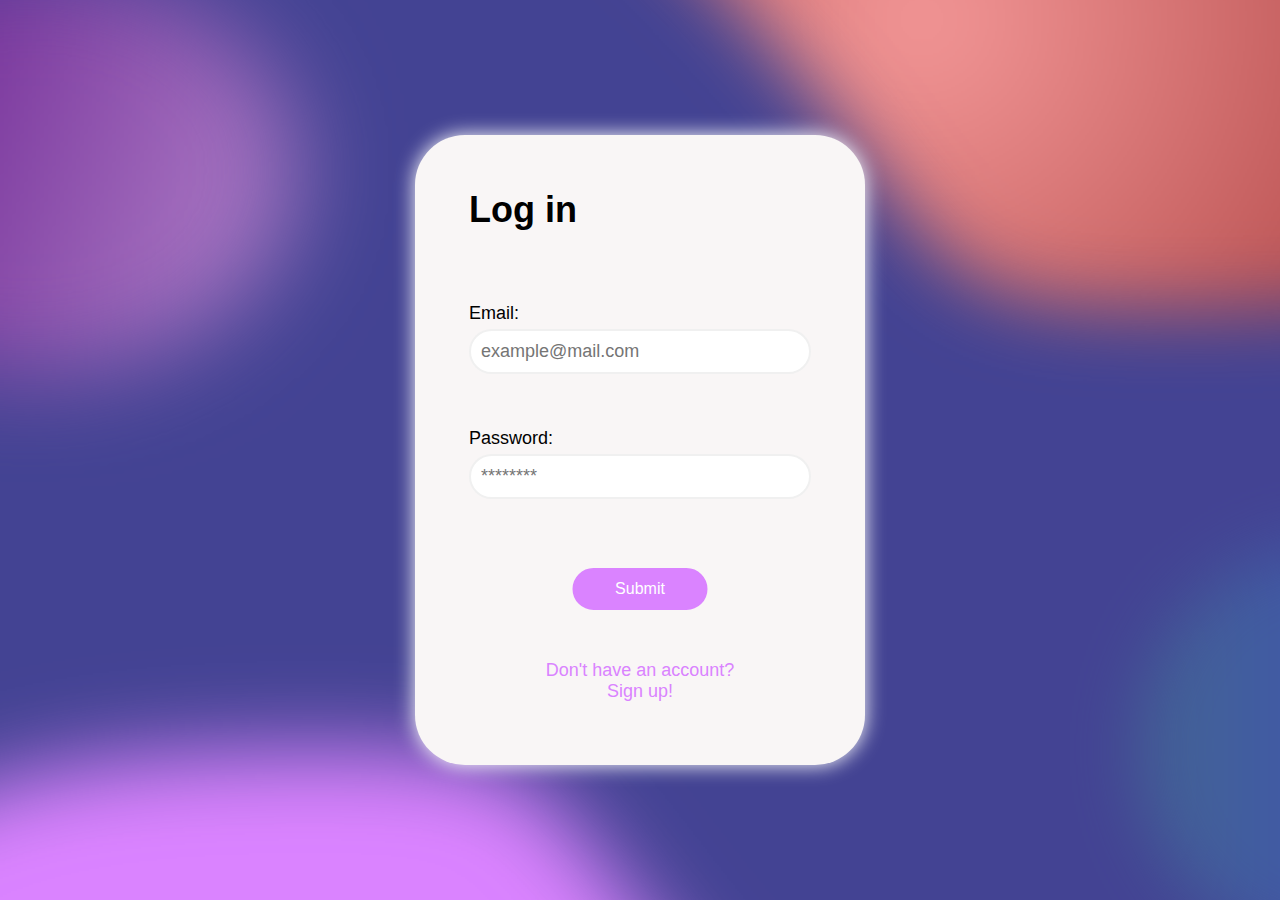
<file: index.html>
<!DOCTYPE html>
<html lang="en">
	<head>
		<meta charset="UTF-8" />
		<meta http-equiv="X-UA-Compatible" content="IE=edge" />
		<meta name="viewport" content="width=device-width, initial-scale=1.0" />
		<link rel="icon" href="images/ww.png" />

		<title>Log in page</title>

		<link href="css/style.css" rel="stylesheet" />

		<meta />
	</head>
	<body>
		<div class="login-form">
			<p class="form-title">Log in</p>
			<form
				id="form"
				class="form"
				action="login.php"
				method="post"
				autocomplete="on"
			>
				<div class="form-control">
					<label for="email">Email:</label>
					<input type="email" placeholder="example@mail.com" id="email" name="email"/>
					<small>Incorrect input!</small>
				</div>
				<div class="form-control">
					<label for="passwd">Password:</label>
					<input type="password" placeholder="********" id="passwd" name="passwd"/>
					<small>Incorrect input!</small>
				</div>
				<button type="submit">Submit</button>
			</form>
			<a href="" class="form-signup-link">Don't have an account? Sign up!</a>
		</div>

		<script src="js/script.js"></script>
	</body>
</html>
</file>
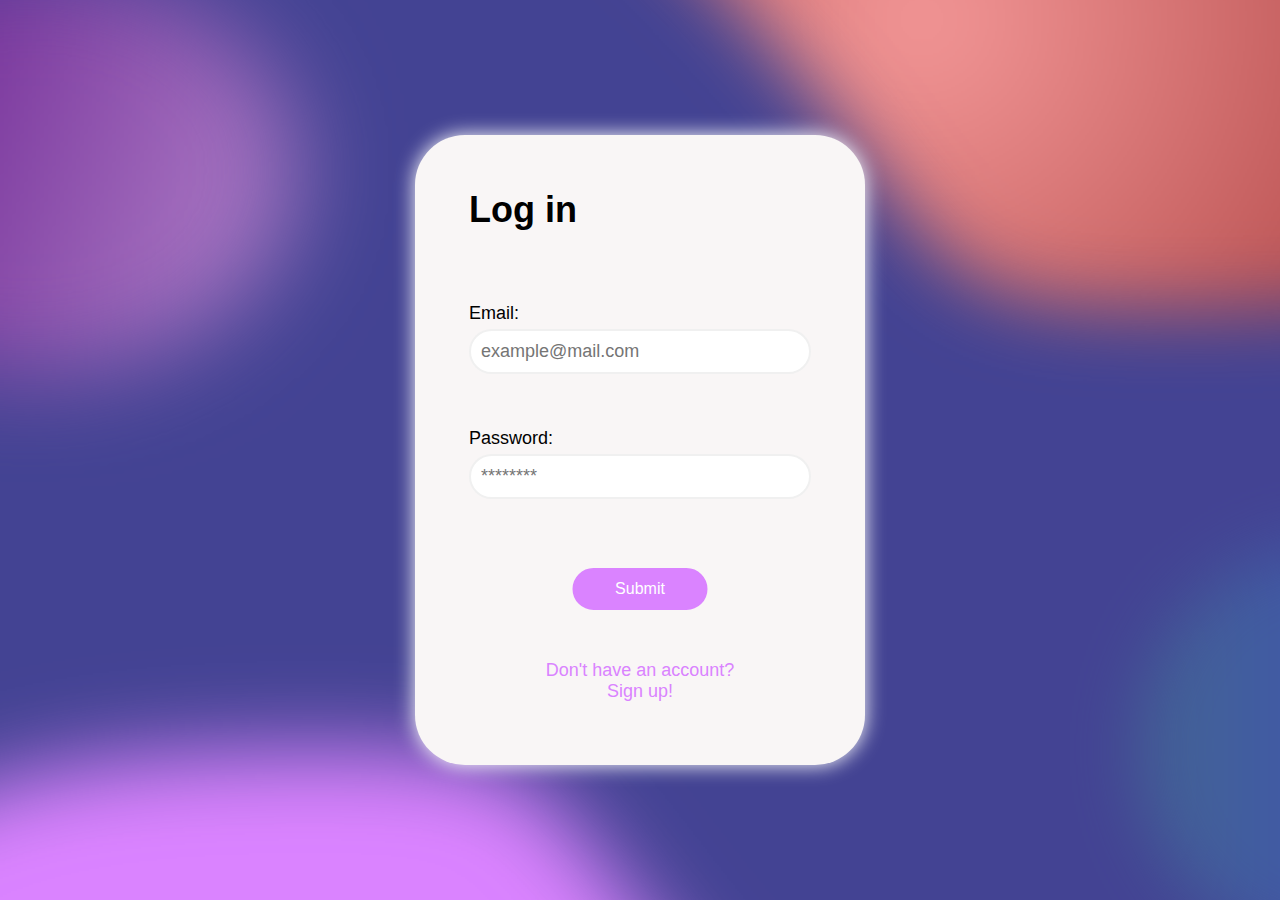
<file: login.html>
<!DOCTYPE html>
<html lang="en">
	<head>
		<meta charset="UTF-8" />
		<meta http-equiv="X-UA-Compatible" content="IE=edge" />
		<meta name="viewport" content="width=device-width, initial-scale=1.0" />
		<link rel="icon" href="images/ww.png" />

		<title>Log in page</title>

		<link href="css/style.css" rel="stylesheet" />

		<meta />
	</head>
	<body>
		<div class="login-form">
			<p class="form-title">Log in</p>
			<form
				id="form"
				class="form"
				action="login.php"
				method="post"
				autocomplete="on"
			>
				<div class="form-control">
					<label for="email">Email:</label>
					<input type="email" placeholder="example@mail.com" id="email" name="email"/>
					<small>Incorrect input!</small>
				</div>
				<div class="form-control">
					<label for="passwd">Password:</label>
					<input type="password" placeholder="********" id="passwd" name="passwd"/>
					<small>Incorrect input!</small>
				</div>
				<button type="submit">Submit</button>
			</form>
			<a href="register.html" class="form-signup-link">Don't have an account? Sign up!</a>
		</div>

		<script src="js/script.js"></script>
	</body>
</html>
</file>
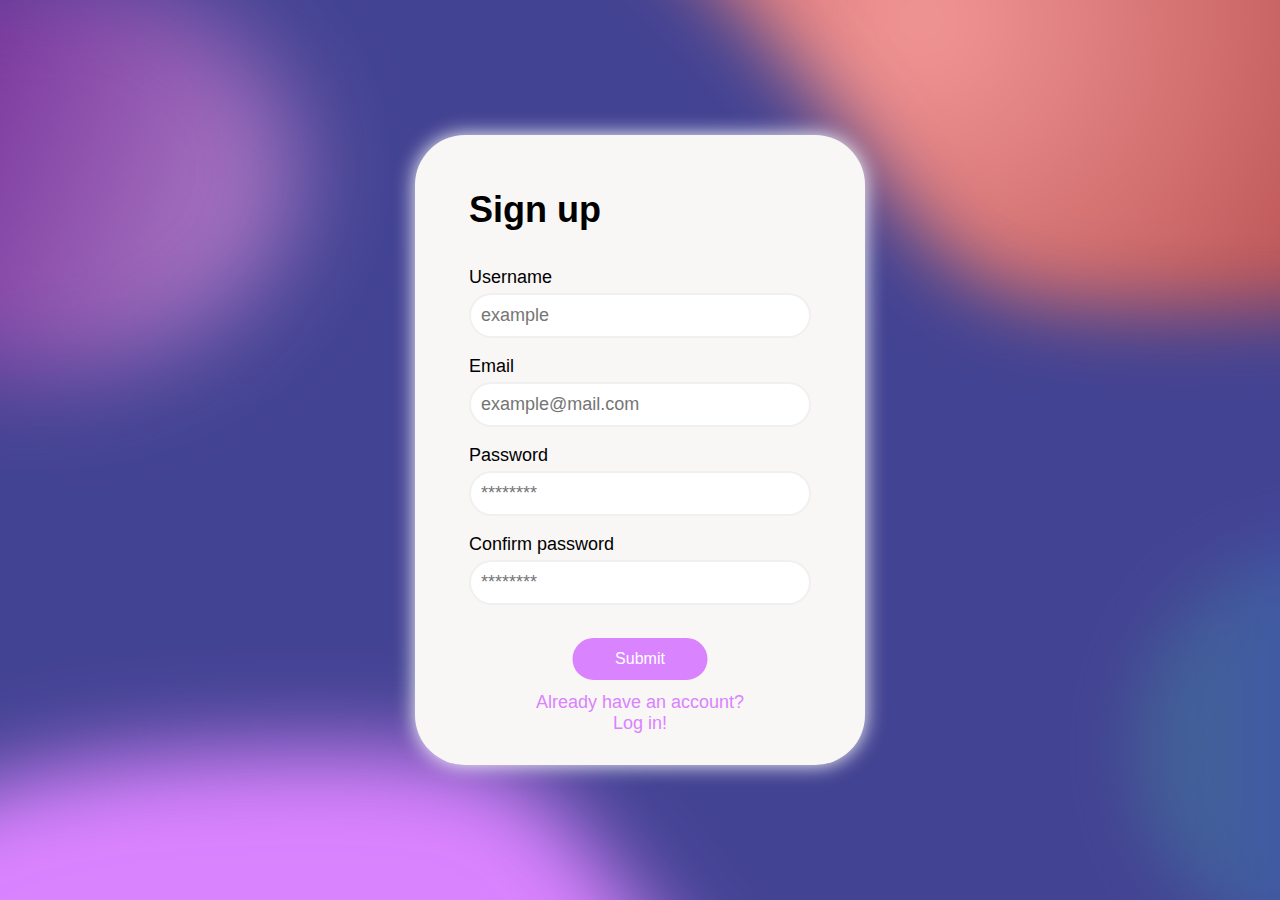
<file: register.html>
<!DOCTYPE html>
<html lang="en">
	<head>
		<meta charset="UTF-8" />
		<meta http-equiv="X-UA-Compatible" content="IE=edge" />
		<meta name="viewport" content="width=device-width, initial-scale=1.0" />
		<link rel="icon" href="images/ww.png" />

		<title>Sign up page</title>

		<link href="css/style.css" rel="stylesheet" />

		<meta />
	</head>
	<body>
		<div class="register-form">
			<p class="form-title">Sign up</p>
			<form
				id="form"
				class="form"
				action="register.php"
				method="post"
				autocomplete="on"
			>
				<div class="form-control">
					<label for="username">Username</label>
					<input
						type="text"
						placeholder="example"
						id="username"
						name="username"
					/>
					<small>Incorrect input!</small>
				</div>
				<div class="form-control">
					<label for="email">Email</label>
					<input
						type="email"
						placeholder="example@mail.com"
						id="email"
						name="email"
					/>
					<small>Incorrect input!</small>
				</div>
				<div class="form-control">
					<label for="passwd">Password</label>
					<input
						type="password"
						placeholder="********"
						id="passwd"
						name="passwd"
					/>
					<small>Incorrect input!</small>
				</div>
				<div class="form-control">
					<label for="conf_passwd">Confirm password</label>
					<input
						type="password"
						placeholder="********"
						id="conf_passwd"
						name="conf_passwd"
					/>
					<small>Incorrect input!</small>
				</div>
				<button type="submit">Submit</button>
			</form>
			<a href="login.html" class="form-login-link"
				>Already have an account? Log in!</a
			>
		</div>
	</body>
</html>
</file>
<file: css/style.css>
* {
	box-sizing: border-box;
	margin: 0;
	padding: 0;
	font-family: "Helvetica Now", Arial, sans-serif;
	color: #000;
	font-size: 18px;
}

body {
	background-color: #434393;
	background-image: url("../img/bg-img.png");
	background-repeat: no-repeat;
	background-attachment: fixed;
	background-position: center;
}

.main-container {
	position: absolute;
	width: 80%;
	height: 90%;
	text-align: left;
	left: 50%;
	top: 50%;
	transform: translate(-50%, -50%);
	color: #fff;
	background: #f9f6f6;
	box-shadow: 0 0 20px white;
	border-radius: 50px;
	padding: 1rem 3rem 3rem;
}

.site-title {
	/* display: block; */
	margin-bottom: 2rem;
	font-size: 2rem;
	font-weight: 900;
	text-align: center;
}

/* form */
.register-form,
.login-form {
	position: absolute;
	width: 25rem;
	height: 35rem;
	display: inline-block;
	text-align: left;
	left: 50%;
	top: 50%;
	transform: translate(-50%, -50%);
	color: #fff;
	background: #f9f6f6;
	box-shadow: 0 0 20px white;
	border-radius: 50px;
	padding: 3rem;
}

.login-form .form-title {
	margin-bottom: 4rem;
	font-size: 2rem;
	font-weight: 900;
}

.register-form .form-title {
	margin-bottom: 2rem;
	font-size: 2rem;
	font-weight: 900;
}

.form-signup-link {
	position: absolute;
	left: 50%;
	bottom: 10%;
	transform: translate(-50%, 0%);
	color: #da83ff;
	text-decoration: none;
	text-align: center;
	/* margin-top: 2rem; */
	/* padding-top: 3rem; */
}

.form-login-link {
	position: absolute;
	left: 50%;
	bottom: 5%;
	transform: translate(-50%, 0%);
	color: #da83ff;
	text-decoration: none;
	text-align: center;
	/* margin-top: 2rem; */
	/* padding-top: 2rem; */
}

.register-form .form-control {
	position: relative;
	padding-bottom: 1rem;
	/* margin: 2rem 0 3rem; */
}

.login-form .form-control {
	position: relative;
	padding-bottom: 3rem;
}

.form-control label {
	display: inline-block;
	margin-bottom: 5px;
}

.form-control input,
.form-control textarea {
	border: 2px solid #f0f0f0;
	border-radius: 50px;
	display: block;
	padding: 10px;
	width: 100%;
}

.form-control.success input,
.form-control.success textarea {
	border-color: #2ecc71;
}

.form-control.error input,
.form-control.success textarea {
	border-color: #e74c3c;
}

.form-control small {
	color: #e74c3c;
	position: absolute;
	bottom: 0;
	left: 0;
	visibility: hidden;
}

.form-control.error small {
	visibility: visible;
}

.form button {
	background-color: #da83ff;
	border: 2px solid #da83ff;
	border-radius: 50px;
	color: #fff;
	display: block;
	font-size: 16px;
	padding: 10px;
	margin: 2rem 0 5rem;
	position: absolute;
	left: 50%;
	transform: translate(-50%, -50%);
	width: 30%;
}

.login-error {
	color: red;
	position: absolute;
	left: 50%;
	transform: translate(-50%, -50%);
}

/* Navbar */

nav li {
	list-style: none;
	display: inline;
	float: right;
}
nav li:first-child {
	float: left;
}
nav a {
	display: block;
	padding: 10px;
}
nav form {
	display: inline;
	padding-right: 1rem;
}
nav .form-control input {
	display: inline;
	width: 15rem;
	padding-left: 2rem;
	background-image: url("../img/search.png");
	background-size: 1rem;
	background-position: 10px 10px;
	background-repeat: no-repeat;
}

nav img {
	width: 25px;
}

.back-button {
	background-color: #da83ff;
	border: 2px solid #da83ff;
	border-radius: 50px;
	color: #fff;
	display: block;
	font-size: 15px;
	padding-left: 10px;
	/* padding: 10px; */
	margin-top: 10px;
	position: absolute;
	/* left: 50%; */
	/* transform: translate(-50%, -50%); */
	width: 8%;
	height: 30px;
}
.change-button {
	background-color: #da83ff;
	border: 2px solid #da83ff;
	border-radius: 50px;
	color: #fff;
	display: block;
	font-size: 10px;
	padding: 0px;
	margin: 0px;
	/* margin-top: 10px; */
	position: absolute;
	/* left: 50%; */
	/* transform: translate(-50%, -50%); */

	width: 20%;
	height: 30px;
}
div .account-info {
	position: absolute;
	left: 50%;
	top: 50%;
	transform: translate(-50%, -50%);
	width: 60%;
	padding: 2rem;
}
.account-info td {
	padding-bottom: 2rem;
	padding-right: 4rem;
	padding-top: 0;
	/* font-weight: 500; */
}
.delete-account-button {
	background-color: #982b65;
	border: 2px solid #982b65;
	border-radius: 50px;
	color: #fff;
	display: block;
	font-size: 14px;
	font-weight: 700;
	/* padding: 10px; */
	margin-bottom: 20px;
	position: absolute;
	/* left: 50%; */
	/* transform: translate(-50%, -50%); */
	width: 30%;
	height: 30px;
}

content h1 {
	position: absolute;
	left: 50%;
	top: 50%;
	transform: translate(-50%, -50%);
}
</file>
